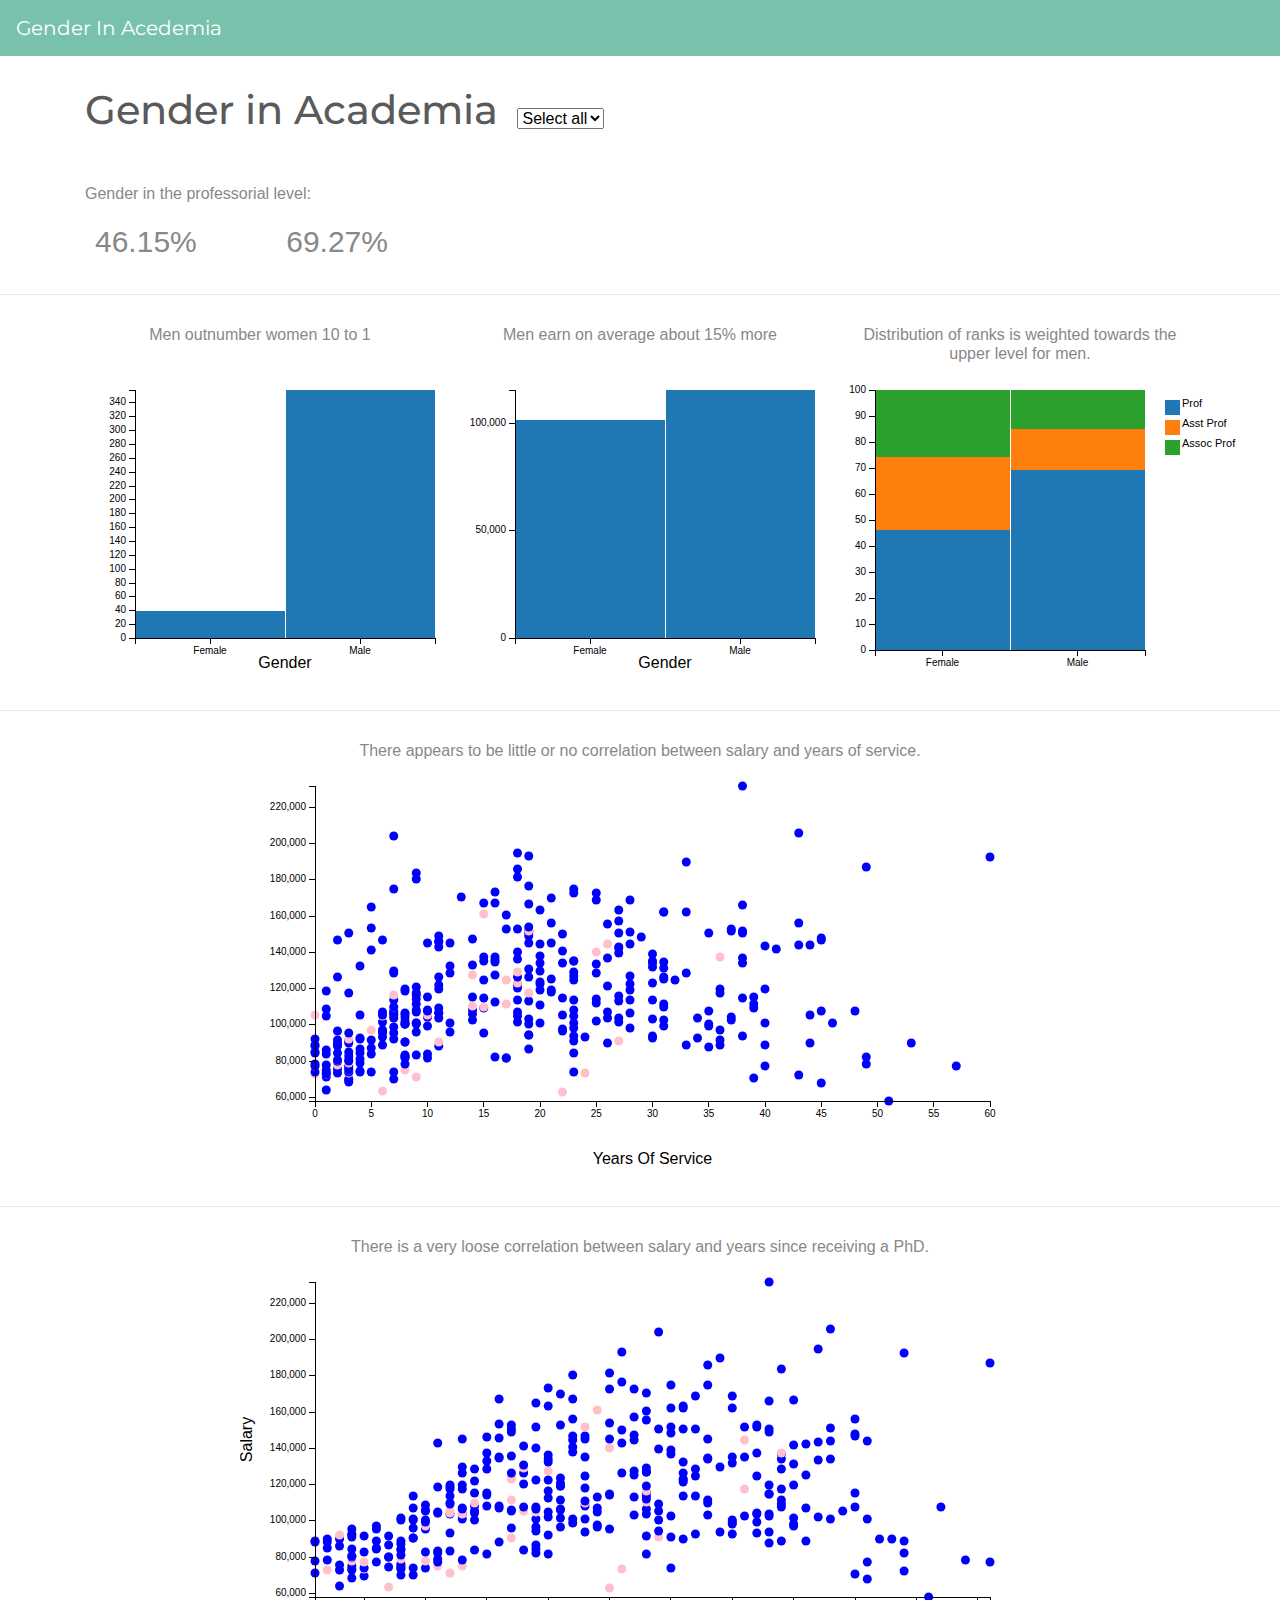
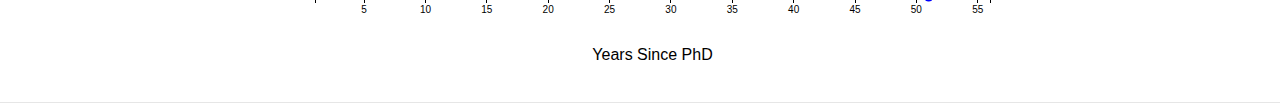
<file: index.html>
<!DOCTYPE html>
<html lang="en">

<head>
    <meta charset="UTF-8">
    <meta name="viewport" content="width=device-width, initial-scale=1.0">
    <meta http-equiv="X-UA-Compatible" content="ie=edge">
    <title>Gender In Academia</title>

    <link rel="stylesheet" href="static/css/bootstrap.min.css" type="text/css" />
    <link rel="stylesheet" href="static/css/dc.min.css" />
    <link rel="stylesheet" href="static/css/style.css" type="text/css" />

    <script type="text/javascript" src="static/js/d3.min.js"></script>
    <script type="text/javascript" src="static/js/crossfilter.min.js"></script>
    <script type="text/javascript" src="static/js/dc.min.js"></script>
    <script type="text/javascript" src="static/js/queue.min.js"></script>
    <script type="text/javascript" src="static/js/graph.js"></script>

</head>

<body>

    <nav class="navbar navbar-expand-lg navbar-dark bg-primary">
        <a class="navbar-brand" href="#">Gender In Acedemia</a>


    </nav>


    <main>
        <section class="section">
            <div class="container">

                <div class="row">
                    <div class="col-xs-12 col-sm-12">
                        <h1 class="section-heading">Gender in Academia</h1>
                        <div id="discipline-selector"></div>
                    </div>
                </div>

                <div class="row">
                    <div class="col-xs-12 col-sm-12">
                        <p class="section-paragraph">Gender in the professorial level:</p>
                    </div>

                    <div class="col-xs-12 col-sm-6 col-lg-6">
                        <i class="fa fa-female fa-gender" aria-hidden="true"></i> <span class="number-box" id="percent-of-women-professors"></span>
                        <i class="fa fa-male fa-gender" aria-hidden="true"></i> <span class="number-box" id="percent-of-men-professors"></span>
                    </div>
                </div>
            </div>
        </section>


        <section class="section">
            <div class="container">

                <div class="row">
                    <div class="col-xs-12 col-sm-4 text-center">
                        <p class="section-paragraph">Men outnumber women 10 to 1</p>
                    </div>
                    <div class="col-xs-12 col-sm-4 text-center">
                        <p class="section-paragraph">Men earn on average about 15% more</p>
                    </div>
                    <div class="col-xs-12 col-sm-4 text-center">
                        <p class="section-paragraph">Distribution of ranks is weighted towards the upper level for men.</p>
                    </div>
                </div>

                <div class="row">
                    <div class="col-xs-12 col-sm-4 text-center" id="gender-balance" class="custom-chart"></div>
                    <div class="col-xs-12 col-sm-4 text-center" id="average-salary" class="custom-chart"></div>
                    <div class="col-xs-12 col-sm-4 text-center" id="rank-distribution" class="custom-chart"></div>
                </div>
            </div>
        </section>

        <section class="section">
            <div class="container">

                <div class="row">
                    <div class="col-xs-12 col-sm-12 text-center">
                        <p class="section-paragraph">There appears to be little or no correlation between salary and years of service.</p>
                    </div>

                    <div class="col-xs-12 col-sm-12 text-center" id="service-salary">

                    </div>
                </div>
            </div>
        </section>

        <section class="section">
            <div class="container">

                <div class="row">
                    <div class="col-xs-12 col-sm-12 text-center">
                        <p class="section-paragraph">There is a very loose correlation between salary and years since receiving a PhD.</p>
                    </div>

                    <div class="col-xs-12 col-sm-12 text-center" id="phd-salary"></div>
                </div>

            </div>
        </section>
    </main>

</body>

</html>
</file>
<file: static/css/style.css>
.navbar-default {
	background-image: none;
	margin-bottom: 0;
}

.section-heading, #discipline-selector {
	display: inline-block;	
	float: none;
	margin: 0;
}

.section-heading {
	margin-bottom: 50px;
}

#discipline-selector {
	margin-left: 15px;
}

.number-box {
	margin-right: 75px;
}

.number-box, .fa.fa-gender {
    font-size: 30px;
    font-weight: 500;
}

.fa-gender {
	margin-right: 10px;
}

.custom-chart {
	margin-bottom: 40px;
}

.section {
	border-bottom: 1px solid #e6e6e6;
	padding: 30px 0;
}

.section-paragraph {
	line-height: 1.2;
}
</file>
<file: static/css/dc.min.css>
.dc-chart .box text,.dc-chart g.axis text{-webkit-touch-callout:none;-khtml-user-select:none;pointer-events:none}.dc-chart path.dc-symbol,.dc-legend g.dc-legend-item.fadeout{fill-opacity:.5;stroke-opacity:.5}div.dc-chart{float:left}.dc-chart rect.bar{stroke:none;cursor:pointer}.dc-chart rect.bar:hover{fill-opacity:.5}.dc-chart rect.deselected{stroke:none;fill:#ccc}.dc-chart .pie-slice{fill:#fff;font-size:12px;cursor:pointer}.dc-chart .pie-slice.external{fill:#000}.dc-chart .pie-slice :hover,.dc-chart .pie-slice.highlight{fill-opacity:.8}.dc-chart .pie-path{fill:none;stroke-width:2px;stroke:#000;opacity:.4}.dc-chart .selected circle,.dc-chart .selected path{stroke-width:3;stroke:#ccc;fill-opacity:1}.dc-chart .deselected circle,.dc-chart .deselected path{stroke:none;fill-opacity:.5;fill:#ccc}.dc-chart .axis line,.dc-chart .axis path{fill:none;stroke:#000;shape-rendering:crispEdges}.dc-chart .axis text{font:10px sans-serif}.dc-chart .axis .grid-line,.dc-chart .axis .grid-line line,.dc-chart .grid-line,.dc-chart .grid-line line{fill:none;stroke:#ccc;opacity:.5;shape-rendering:crispEdges}.dc-chart .brush rect.background{z-index:-999}.dc-chart .brush rect.extent{fill:#4682b4;fill-opacity:.125}.dc-chart .brush .resize path{fill:#eee;stroke:#666}.dc-chart path.line{fill:none;stroke-width:1.5px}.dc-chart path.area{fill-opacity:.3;stroke:none}.dc-chart path.highlight{stroke-width:3;fill-opacity:1;stroke-opacity:1}.dc-chart g.state{cursor:pointer}.dc-chart g.state :hover{fill-opacity:.8}.dc-chart g.state path{stroke:#fff}.dc-chart g.deselected path{fill:grey}.dc-chart g.deselected text{display:none}.dc-chart g.row rect{fill-opacity:.8;cursor:pointer}.dc-chart g.row rect:hover{fill-opacity:.6}.dc-chart g.row text{fill:#fff;font-size:12px;cursor:pointer}.dc-chart g.dc-tooltip path{fill:none;stroke:grey;stroke-opacity:.8}.dc-chart g.county path{stroke:#fff;fill:none}.dc-chart g.debug rect{fill:#00f;fill-opacity:.2}.dc-chart g.axis text{-webkit-user-select:none;-moz-user-select:none;-ms-user-select:none;user-select:none}.dc-chart .node{font-size:.7em;cursor:pointer}.dc-chart .node :hover{fill-opacity:.8}.dc-chart .bubble{stroke:none;fill-opacity:.6}.dc-chart .highlight{fill-opacity:1;stroke-opacity:1}.dc-chart .fadeout{fill-opacity:.2;stroke-opacity:.2}.dc-chart .box text{font:10px sans-serif;-webkit-user-select:none;-moz-user-select:none;-ms-user-select:none;user-select:none}.dc-chart .box circle,.dc-chart .box line{fill:#fff}.dc-chart .box circle,.dc-chart .box line,.dc-chart .box rect{stroke:#000;stroke-width:1.5px}.dc-chart .box .center{stroke-dasharray:3,3}.dc-chart .box .outlier{fill:none;stroke:#ccc}.dc-chart .symbol,.dc-chart circle.dot{stroke:none}.dc-chart .box.deselected{opacity:.5}.dc-chart .box.deselected .box{fill:#ccc}.dc-chart .heatmap .box-group.deselected rect{stroke:none;fill-opacity:.5;fill:#ccc}.dc-chart .heatmap g.axis text{pointer-events:all;cursor:pointer}.dc-chart .empty-chart .pie-slice{cursor:default}.dc-chart .empty-chart .pie-slice path{fill:#fee;cursor:default}.dc-data-count{float:right;margin-top:15px;margin-right:15px}.dc-data-count .filter-count,.dc-data-count .total-count{color:#3182bd;font-weight:700}.dc-legend{font-size:11px}.dc-legend .dc-legend-item{cursor:pointer}.dc-hard .number-display{float:none}
</file>
